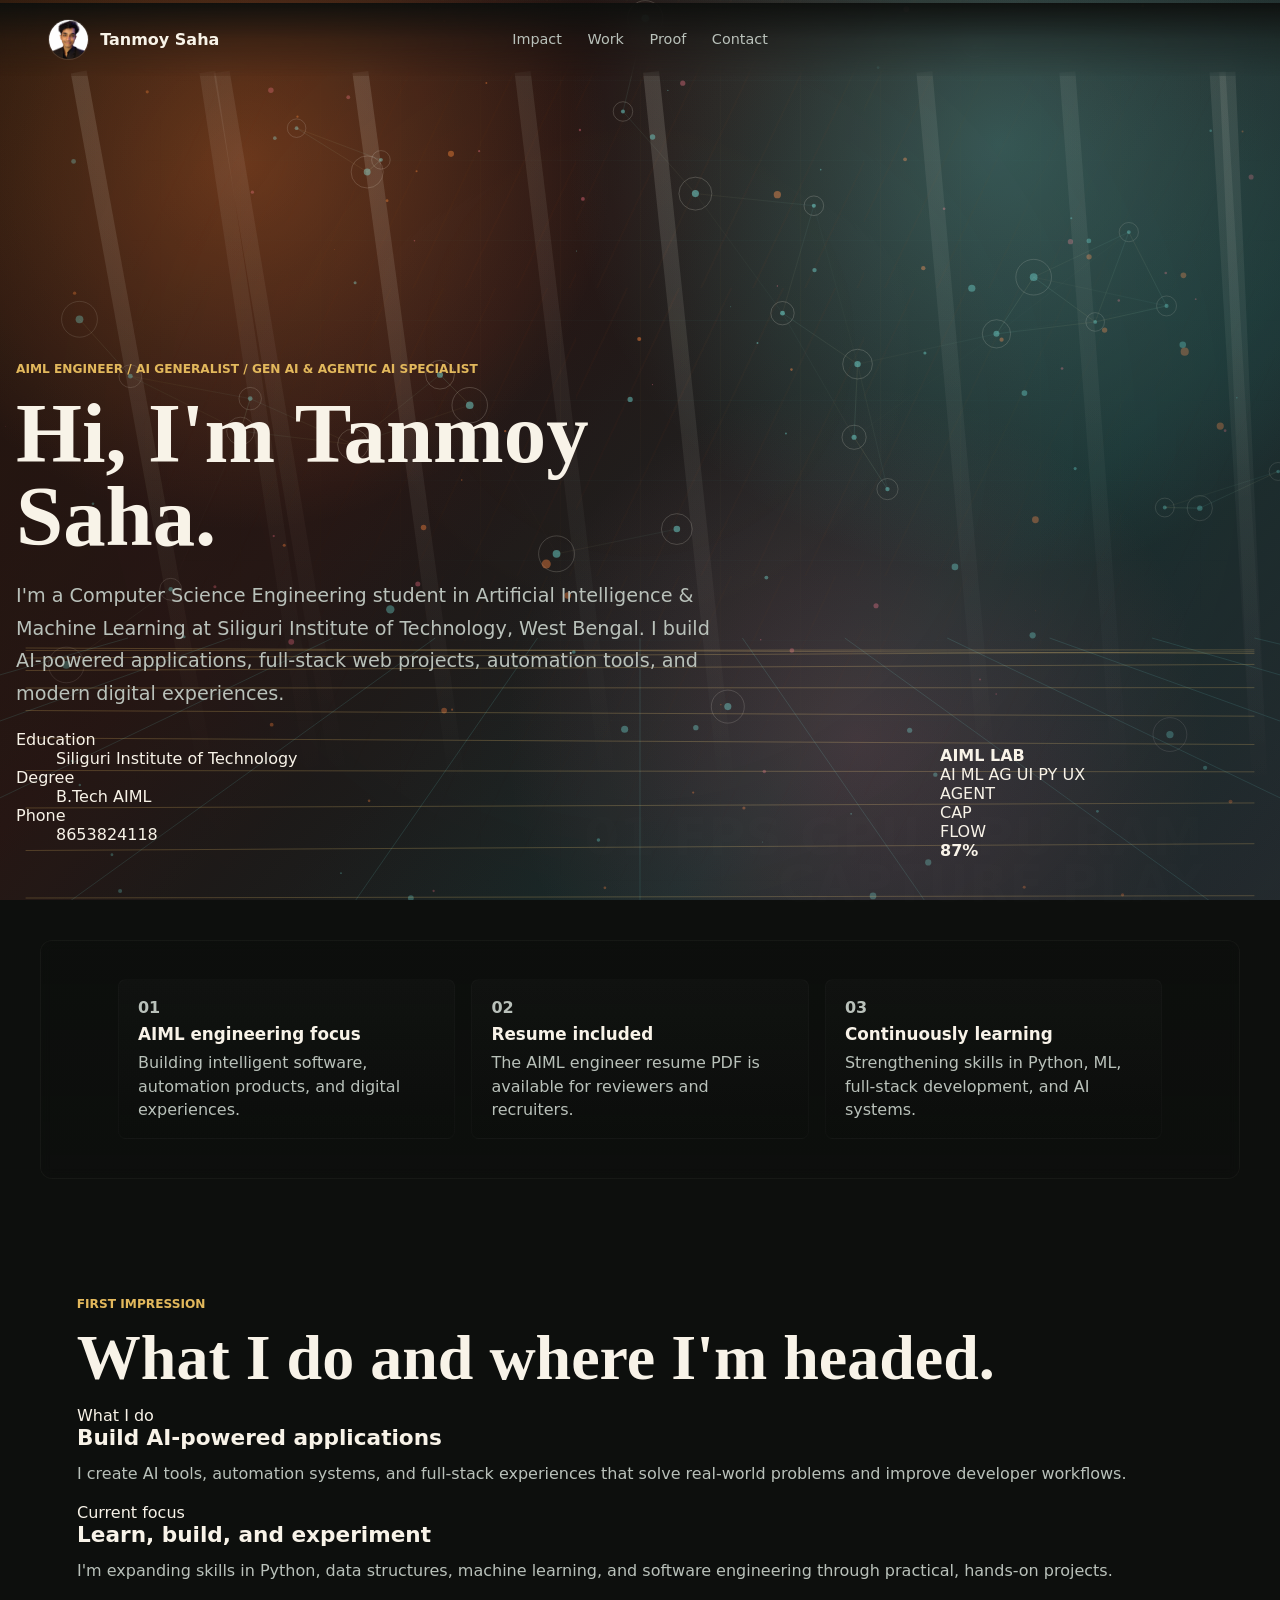
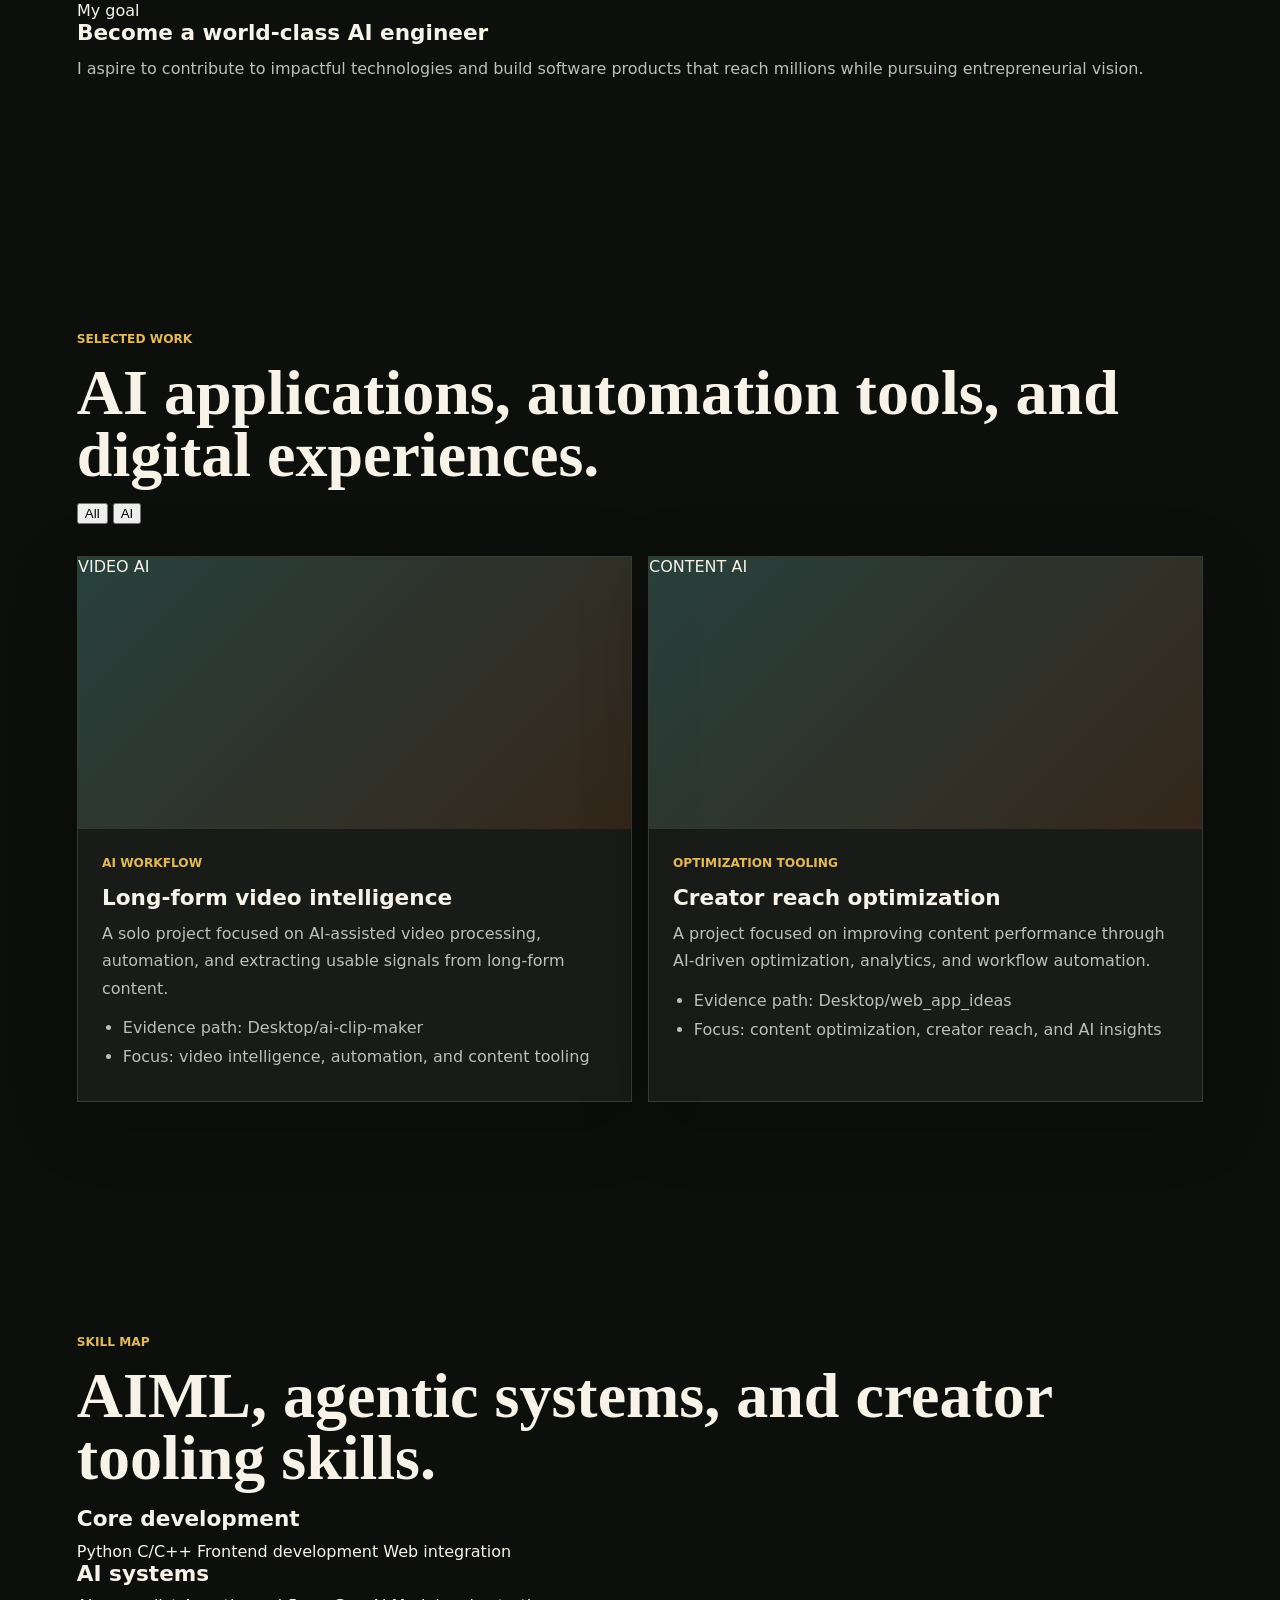
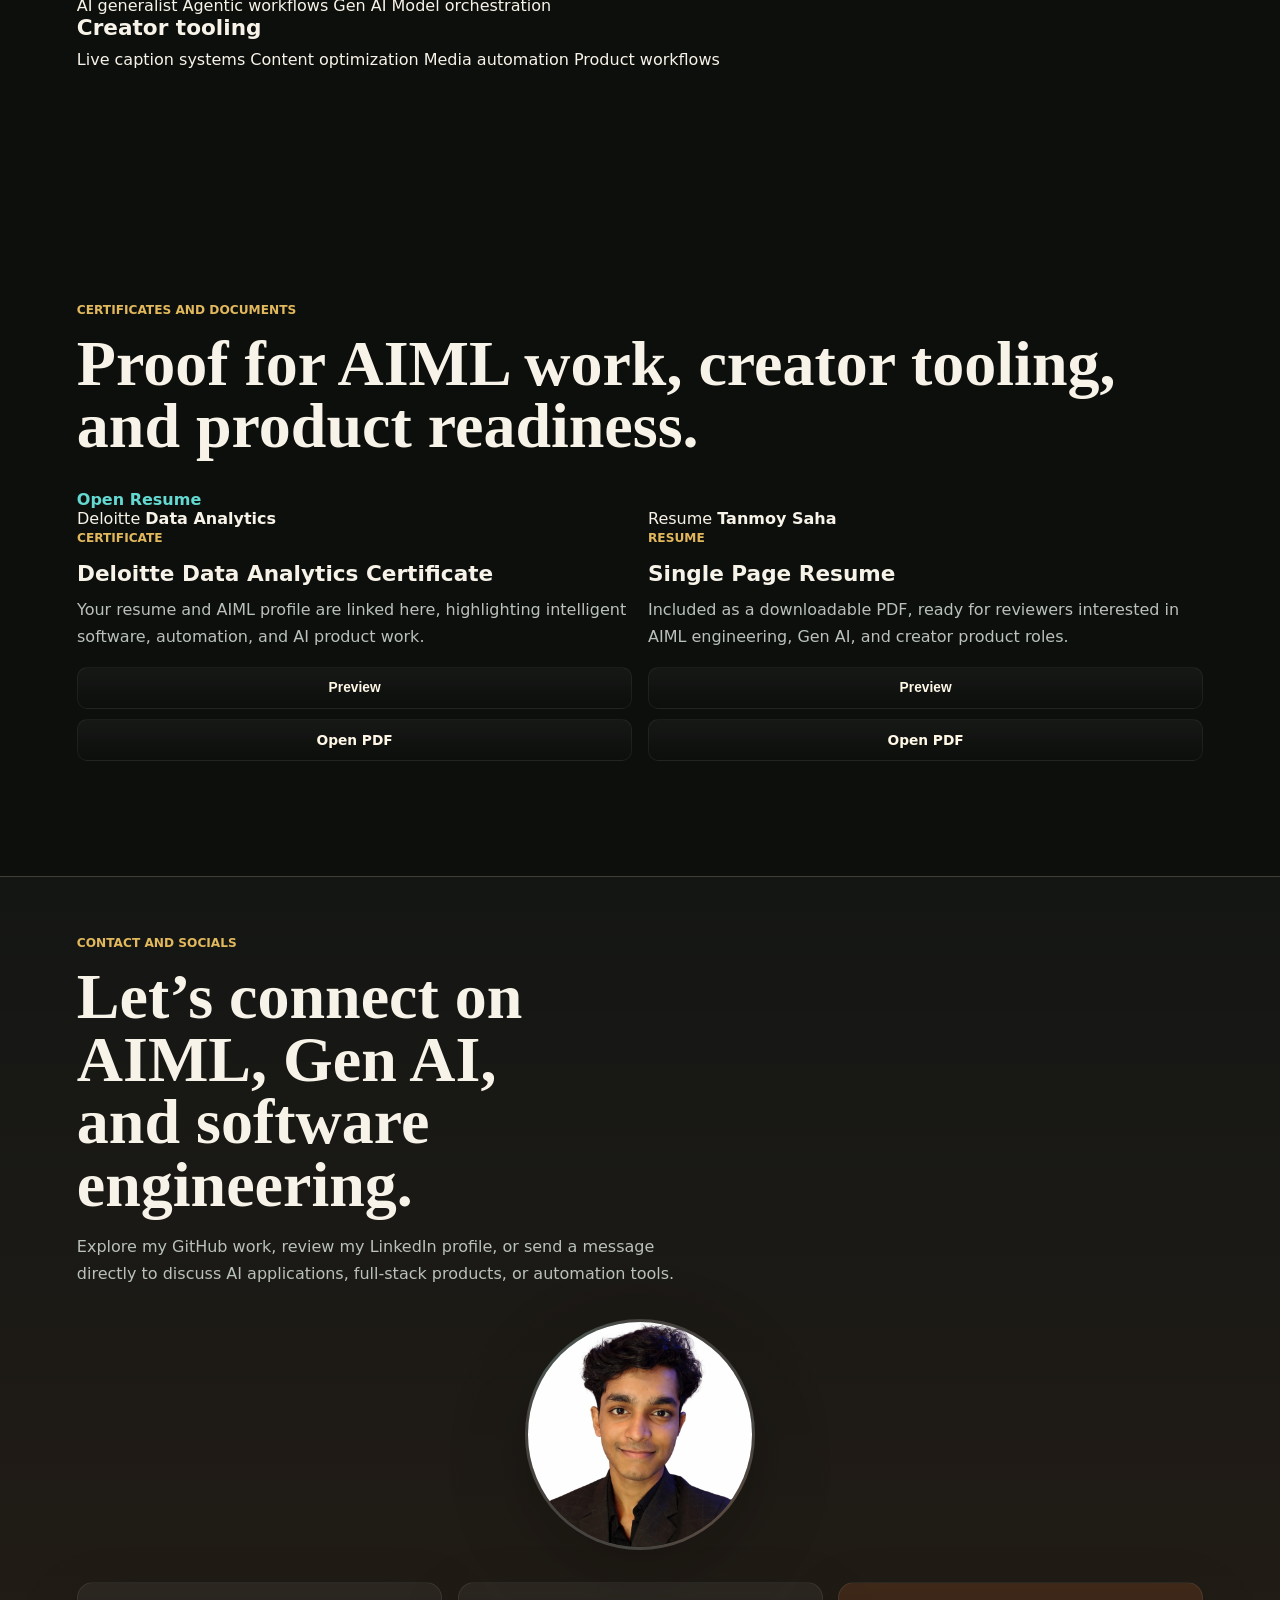
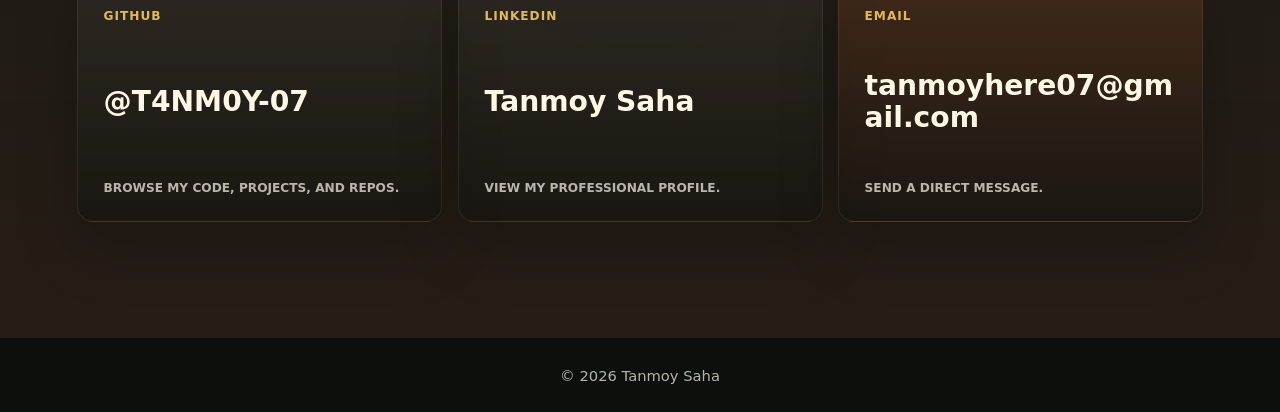
<file: index.html>
<!doctype html>
<html lang="en" class="preload">
  <head>
    <meta charset="utf-8" />
    <meta name="viewport" content="width=device-width, initial-scale=1" />
      <title>Tanmoy Saha | AIML Engineer, AI Generalist, Gen AI & Agentic AI Specialist</title>
      <meta
        name="description"
        content="Portfolio of Tanmoy Saha, an AIML engineer and AI generalist focused on intelligent software, full-stack engineering, and automation tools."
      />
      <meta name="theme-color" content="#06080d" />
      <link rel="stylesheet" href="styles.css" />
    </head>
  <body>
    <div class="scroll-progress" aria-hidden="true"><span id="scrollProgress"></span></div>
    <canvas id="cinema" aria-hidden="true"></canvas>
    <div class="grain spotlight" aria-hidden="true"></div>

    <header class="site-header">
      <a class="brand" href="#home" aria-label="Tanmoy Saha home">
        <span class="brand-mark"><img src="profilepic.webp" alt="Tanmoy Saha" class="brand-photo" /></span>
        <span>Tanmoy Saha</span>
      </a>
      <nav class="nav" aria-label="Primary navigation">
        <a href="#impact">Impact</a>
        <a href="#work">Work</a>
        <a href="#proof">Proof</a>
        <a href="#contact">Contact</a>
      </nav>
      <a class="header-cta" href="tanmoy-saha-resume.pdf" target="_blank" rel="noreferrer">Resume</a>
    </header>

    <main>
      <section class="hero" id="home">
        <div class="hero-copy">
          <p class="eyebrow">AIML Engineer / AI Generalist / Gen AI & Agentic AI Specialist</p>
          <h1>Hi, I'm Tanmoy Saha.</h1>
          <p class="hero-text">
            I'm a Computer Science Engineering student in Artificial Intelligence & Machine Learning at
            Siliguri Institute of Technology, West Bengal. I build AI-powered applications, full-stack web
            projects, automation tools, and modern digital experiences.
          </p>

          <!-- Primary hero CTAs removed per request -->

          <dl class="hero-facts" aria-label="Quick profile facts">
            <div>
              <dt>Education</dt>
              <dd>Siliguri Institute of Technology</dd>
            </div>
            <div>
              <dt>Degree</dt>
              <dd>B.Tech AIML</dd>
            </div>
            <div>
              <dt>Phone</dt>
              <dd>8653824118</dd>
            </div>
          </dl>
        </div>

        <aside class="lab-card tilt-card" aria-label="AIML systems preview">
          <div class="lab-topbar">
            <span></span>
            <span></span>
            <span></span>
            <strong>AIML LAB</strong>
          </div>
          <div class="lab-stage" aria-hidden="true">
            <div class="model-cube">
              <span class="cube-face face-front">AI</span>
              <span class="cube-face face-back">ML</span>
              <span class="cube-face face-right">AG</span>
              <span class="cube-face face-left">UI</span>
              <span class="cube-face face-top">PY</span>
              <span class="cube-face face-bottom">UX</span>
            </div>
            <div class="ring ring-one"></div>
            <div class="ring ring-two"></div>
            <div class="data-pill pill-one">AGENT</div>
            <div class="data-pill pill-two">CAP</div>
            <div class="data-pill pill-three">FLOW</div>
            <strong id="readoutValue">87%</strong>
          </div>
        </aside>
      </section>

      <section class="proof-band" aria-label="Portfolio proof highlights">
        <article>
          <span>01</span>
          <strong>AIML engineering focus</strong>
          <p>Building intelligent software, automation products, and digital experiences.</p>
        </article>
        <article>
          <span>02</span>
          <strong>Resume included</strong>
          <p>The AIML engineer resume PDF is available for reviewers and recruiters.</p>
        </article>
        <article>
          <span>03</span>
          <strong>Continuously learning</strong>
          <p>Strengthening skills in Python, ML, full-stack development, and AI systems.</p>
        </article>
      </section>

      <section class="section impact" id="impact">
        <div class="section-heading">
          <p class="eyebrow">First impression</p>
          <h2>What I do and where I'm headed.</h2>
        </div>
        <div class="impact-grid">
          <article class="impact-card tilt-card">
            <span>What I do</span>
            <h3>Build AI-powered applications</h3>
            <p>
              I create AI tools, automation systems, and full-stack experiences
              that solve real-world problems and improve developer workflows.
            </p>
          </article>
          <article class="impact-card tilt-card">
            <span>Current focus</span>
            <h3>Learn, build, and experiment</h3>
            <p>
              I'm expanding skills in Python, data structures, machine learning,
              and software engineering through practical, hands-on projects.
            </p>
          </article>
          <article class="impact-card tilt-card">
            <span>My goal</span>
            <h3>Become a world-class AI engineer</h3>
            <p>
              I aspire to contribute to impactful technologies and build software
              products that reach millions while pursuing entrepreneurial vision.
            </p>
          </article>
        </div>
      </section>

      <section class="section work" id="work">
        <div class="section-heading split">
          <div>
            <p class="eyebrow">Selected work</p>
            <h2>AI applications, automation tools, and digital experiences.</h2>
          </div>
          <div class="filters" aria-label="Project filters">
            <button class="filter-button is-active" type="button" data-filter="all">All</button>
            <button class="filter-button" type="button" data-filter="ai">AI</button>
          </div>
        </div>

        <div class="project-grid">
          <article class="project-card tilt-card" data-project-category="ai">
            <div class="project-visual visual-clip">
              <span>VIDEO AI</span>
            </div>
            <div class="project-content">
              <p class="tag">AI workflow</p>
              <h3>Long-form video intelligence</h3>
              <p>
                A solo project focused on AI-assisted video processing, automation,
                and extracting usable signals from long-form content.
              </p>
              <ul class="project-points">
                <li>Evidence path: Desktop/ai-clip-maker</li>
                <li>Focus: video intelligence, automation, and content tooling</li>
              </ul>
            </div>
          </article>

          <article class="project-card tilt-card" data-project-category="ai">
            <div class="project-visual visual-mobile">
              <span>CONTENT AI</span>
            </div>
            <div class="project-content">
              <p class="tag">Optimization tooling</p>
              <h3>Creator reach optimization</h3>
              <p>
                A project focused on improving content performance through AI-driven
                optimization, analytics, and workflow automation.
              </p>
              <ul class="project-points">
                <li>Evidence path: Desktop/web_app_ideas</li>
                <li>Focus: content optimization, creator reach, and AI insights</li>
              </ul>
            </div>
          </article>
        </div>
      </section>

      <section class="section skills">
        <div class="section-heading">
          <p class="eyebrow">Skill map</p>
          <h2>AIML, agentic systems, and creator tooling skills.</h2>
        </div>
        <div class="skill-board" aria-label="Skill board">
          <article class="skill-lane">
            <h3>Core development</h3>
            <span>Python</span>
            <span>C/C++</span>
            <span>Frontend development</span>
            <span>Web integration</span>
          </article>
          <article class="skill-lane">
            <h3>AI systems</h3>
            <span>AI generalist</span>
            <span>Agentic workflows</span>
            <span>Gen AI</span>
            <span>Model orchestration</span>
          </article>
          <article class="skill-lane">
            <h3>Creator tooling</h3>
            <span>Live caption systems</span>
            <span>Content optimization</span>
            <span>Media automation</span>
            <span>Product workflows</span>
          </article>
        </div>
      </section>

      <section class="section proof" id="proof">
        <div class="section-heading split">
          <div>
            <p class="eyebrow">Certificates and documents</p>
            <h2>Proof for AIML work, creator tooling, and product readiness.</h2>
          </div>
          <a class="text-link" href="tanmoy-saha-resume.pdf" target="_blank" rel="noreferrer">Open Resume</a>
        </div>

        <div class="document-grid">
          <article class="document-card tilt-card">
            <div class="document-cover cover-certificate">
              <span>Deloitte</span>
              <strong>Data Analytics</strong>
            </div>
            <div class="document-body">
              <p class="tag">Certificate</p>
              <h3>Deloitte Data Analytics Certificate</h3>
              <p>Your resume and AIML profile are linked here, highlighting intelligent software, automation, and AI product work.</p>
              <div class="card-actions">
                <button
                  class="button secondary compact"
                  type="button"
                  data-document-title="Deloitte Data Analytics Certificate"
                  data-document-src="deloitte-data-analytics-certificate.pdf"
                >
                  Preview
                </button>
                <a class="button secondary compact" href="deloitte-data-analytics-certificate.pdf" target="_blank" rel="noreferrer">Open PDF</a>
              </div>
            </div>
          </article>

          <article class="document-card tilt-card">
            <div class="document-cover cover-resume">
              <span>Resume</span>
              <strong>Tanmoy Saha</strong>
            </div>
            <div class="document-body">
              <p class="tag">Resume</p>
              <h3>Single Page Resume</h3>
              <p>Included as a downloadable PDF, ready for reviewers interested in AIML engineering, Gen AI, and creator product roles.</p>
              <div class="card-actions">
                <button
                  class="button secondary compact"
                  type="button"
                  data-document-title="Tanmoy Saha Resume"
                  data-document-src="tanmoy-saha-resume.pdf"
                >
                  Preview
                </button>
                <a class="button secondary compact" href="tanmoy-saha-resume.pdf" target="_blank" rel="noreferrer">Open PDF</a>
              </div>
            </div>
          </article>
        </div>
      </section>
      <section class="section contact" id="contact">
        <div class="contact-copy">
          <p class="eyebrow">Contact and socials</p>
          <h2>Let’s connect on AIML, Gen AI, and software engineering.</h2>
          <p>
            Explore my GitHub work, review my LinkedIn profile, or send a message directly to discuss AI applications, full-stack products, or automation tools.
          </p>
        </div>
        <div class="contact-profile">
          <div class="profile-frame">
            <img src="profilepic.webp" alt="Tanmoy Saha portrait" />
          </div>
        </div>
        <div class="social-grid">
          <a class="social-card tilt-card" href="https://github.com/T4NM0Y-07" target="_blank" rel="noreferrer">
            <span>GitHub</span>
            <strong>@T4NM0Y-07</strong>
            <small>Browse my code, projects, and repos.</small>
          </a>
          <a class="social-card tilt-card" href="https://www.linkedin.com/in/tanmoy-saha-a2b7a3379?utm_source=share_via&utm_content=profile&utm_medium=member_android" target="_blank" rel="noreferrer">
            <span>LinkedIn</span>
            <strong>Tanmoy Saha</strong>
            <small>View my professional profile.</small>
          </a>
          <a class="social-card tilt-card email-card" href="mailto:tanmoyhere07@gmail.com">
            <span>Email</span>
            <strong>tanmoyhere07@gmail.com</strong>
            <small>Send a direct message.</small>
          </a>
        </div>
      </section>
    </main>

    <footer class="site-footer">
      <div class="footer-copy">© 2026 Tanmoy Saha</div>
    </footer>

    <div class="modal" id="documentModal" aria-hidden="true" role="dialog" aria-labelledby="modalTitle">
      <button class="modal-backdrop" type="button" data-close-modal aria-label="Close document preview"></button>
      <div class="modal-panel">
        <div class="modal-header">
          <h3 id="modalTitle">Document Preview</h3>
          <button class="modal-close" type="button" data-close-modal>Close</button>
        </div>
        <iframe id="documentFrame" title="Document preview"></iframe>
      </div>
    </div>

    <script src="script.js"></script>
  </body>
</html>
</file>
<file: styles.css>
:root {
  --ink: #f8f3e8;
  --muted: #b9c1ba;
  --dim: #7c8581;
  --paper: #fff7e6;
  --carbon: #0d0f0d;
  --charcoal: #151713;
  --ember: #ff7a2f;
  --gold: #e2b85c;
  --cyan: #64d9d1;
  --rose: #e15c74;
  --line: rgba(248, 243, 232, 0.14);
  --glass: rgba(16, 18, 15, 0.68);
  --shadow: 0 24px 90px rgba(0, 0, 0, 0.48);
}

* {
  box-sizing: border-box;
}

html {
  scroll-behavior: smooth;
}

body {
  margin: 0;
  background: var(--carbon);
  color: var(--ink);
  font-family: Inter, system-ui, -apple-system, BlinkMacSystemFont, "Segoe UI", sans-serif;
  overflow-x: hidden;
}

body::before {
  content: "";
  position: fixed;
  inset: 0;
  z-index: -3;
  background:
    radial-gradient(circle at 19% 18%, rgba(255, 122, 47, 0.34), transparent 23rem),
    radial-gradient(circle at 78% 16%, rgba(100, 217, 209, 0.31), transparent 27rem),
    radial-gradient(circle at 67% 82%, rgba(225, 92, 116, 0.2), transparent 22rem),
    linear-gradient(135deg, #060807 0%, #18100d 38%, #09201f 72%, #160a11 100%);
}

body::after {
  content: "";
  position: fixed;
  inset: 0;
  z-index: -2;
  pointer-events: none;
  opacity: 0.42;
  background:
    linear-gradient(rgba(100, 217, 209, 0.08) 1px, transparent 1px),
    linear-gradient(90deg, rgba(226, 184, 92, 0.08) 1px, transparent 1px),
    repeating-linear-gradient(115deg, transparent 0 2.8rem, rgba(255, 122, 47, 0.075) 2.85rem 2.95rem);
  background-size: 5rem 5rem, 5rem 5rem, 18rem 18rem;
  mask-image: radial-gradient(circle at 55% 35%, black, transparent 72%);
  animation: drift-grid 18s linear infinite;
}

#cinema,
.grain,
.spotlight {
  position: fixed;
  inset: 0;
  pointer-events: none;
}

#cinema {
  z-index: -1;
  mix-blend-mode: screen;
}

.grain {
  z-index: 0;
  opacity: 0.15;
  background-image:
    linear-gradient(90deg, rgba(255, 255, 255, 0.08) 1px, transparent 1px),
    linear-gradient(rgba(255, 255, 255, 0.05) 1px, transparent 1px);
  background-size: 3px 3px;
  mix-blend-mode: overlay;
}

.spotlight {
  z-index: 0;
  background:
    radial-gradient(circle at var(--mx, 50%) var(--my, 38%), rgba(255, 247, 230, 0.16), transparent 20rem),
    radial-gradient(circle at 50% 48%, transparent 0 36%, rgba(0, 0, 0, 0.42) 78%);
}

a {
  color: inherit;
  text-decoration: none;
}

.site-header {
  position: fixed;
  top: 0;
  left: 0;
  right: 0;
  z-index: 20;
  display: grid;
  grid-template-columns: 1fr auto 1fr;
  align-items: center;
  gap: 1rem;
  padding: 1rem clamp(1rem, 4vw, 3rem);
  background: linear-gradient(180deg, rgba(13, 15, 13, 0.92), rgba(13, 15, 13, 0.28), transparent);
  backdrop-filter: blur(14px);
}

.brand,
.nav,
.header-cta {
  min-width: 0;
}

/* Small animated top progress bar */
.scroll-progress {
  position: fixed;
  top: 0;
  left: 0;
  right: 0;
  height: 3px;
  z-index: 60;
  background: transparent;
}
.scroll-progress > span#scrollProgress {
  display: block;
  height: 100%;
  width: 0%;
  background: linear-gradient(90deg, var(--cyan), var(--ember));
  box-shadow: 0 6px 18px rgba(100, 217, 209, 0.12);
  transition: width 160ms linear;
}

.brand {
  display: inline-flex;
  align-items: center;
  gap: 0.7rem;
  font-weight: 800;
}

.brand-mark {
  display: inline-grid;
  width: clamp(2rem, 3.2vw, 2.6rem);
  height: clamp(2rem, 3.2vw, 2.6rem);
  place-items: center;
  border: 1px solid rgba(248, 243, 232, 0.08);
  background: rgba(255, 247, 230, 0.04);
  border-radius: 50%;
  overflow: hidden;
}

.brand-photo {
  width: 100%;
  height: 100%;
  object-fit: cover;
  display: block;
}

@media (max-width: 520px) {
  .brand-photo { display: none; }
  .brand-mark { width: 1.35rem; height: 1.35rem; }
}

.nav {
  display: flex;
  align-items: center;
  gap: clamp(0.75rem, 2vw, 2rem);
  color: var(--muted);
  font-size: 0.9rem;
}

.nav a {
  transition: color 180ms ease;
}

.nav a:hover {
  color: var(--ink);
}

/* Nav underline effect */
.nav a {
  position: relative;
}
.nav a::after {
  content: "";
  position: absolute;
  left: 50%;
  transform: translateX(-50%);
  bottom: -8px;
  width: 0;
  height: 3px;
  background: linear-gradient(90deg, var(--cyan), var(--ember));
  border-radius: 2px;
  transition: width 220ms cubic-bezier(.2,.9,.2,1);
}
.nav a:hover::after { width: 60%; }

.header-cta {
  justify-self: end;
  padding: 0.72rem 1rem;
  border: 1px solid rgba(226, 184, 92, 0.42);
  background: rgba(226, 184, 92, 0.08);
  color: var(--paper);
  font-weight: 700;
}

.hero {
  min-height: 96vh;
  display: grid;
  grid-template-columns: minmax(0, 1.1fr) minmax(17rem, 0.42fr);
  align-items: end;
  gap: clamp(2rem, 6vw, 7rem);
  padding: 8rem clamp(1rem, 6vw, 5.5rem) 5rem;
  position: relative;
}

/* Hero reveal + subtle parallax */
/* Apply parallax to the inner copy only so fixed CTAs are not affected by transforms on the hero container. */
.hero { will-change: auto; }
.hero-copy { transform: translate3d(var(--hero-px, 0), var(--hero-py, 0), 0); transition: transform 220ms linear; }
.hero .hero-copy, .hero h1 { transform: translateY(18px); opacity: 0; transition: transform 680ms cubic-bezier(.2,.9,.2,1), opacity 600ms ease; }
.hero.is-visible .hero-copy, .hero.is-visible h1 { transform: none; opacity: 1; }

/* Hero actions entrance */
.hero-actions { opacity: 0; transform: translateY(22px); transition: transform 640ms cubic-bezier(.2,.9,.2,1), opacity 520ms ease; }
.hero.is-visible .hero-actions { opacity: 1; transform: none; }

/* Disable transitions while preloading to avoid layout jumps */
.preload .hero-copy,
.preload .hero-actions,
.preload .brand-mark { transition: none !important; }

/* header thumbnail ring on hover */
.brand-mark { transition: box-shadow 240ms ease, transform 240ms ease; }
.brand-mark:hover { box-shadow: 0 6px 18px rgba(100,217,209,0.14); transform: scale(1.06); }

.hero::before {
  content: "01  FPS  GPU  CPU  RAM  CAPTURE  PLAY";
  position: absolute;
  right: clamp(1rem, 6vw, 5.5rem);
  bottom: 2rem;
  max-width: 48rem;
  color: rgba(248, 243, 232, 0.13);
  font-size: clamp(1.4rem, 4vw, 4.8rem);
  font-weight: 900;
  line-height: 0.92;
  text-align: right;
  pointer-events: none;
}

.hero-copy {
  max-width: 68rem;
}

.eyebrow,
.section-kicker,
.panel-label,
.tag {
  color: var(--gold);
  font-size: 0.76rem;
  font-weight: 900;
  letter-spacing: 0;
  text-transform: uppercase;
}

h1,
h2,
h3,
p {
  margin-top: 0;
}

h1,
h2 {
  font-family: "Playfair Display", Georgia, serif;
  line-height: 0.98;
}

h1 {
  max-width: 14ch;
  margin-bottom: 1.4rem;
  font-size: clamp(4rem, 10vw, 10.8rem);
}

h2 {
  margin-bottom: 1rem;
  font-size: clamp(2.25rem, 5vw, 5.6rem);
}

h3 {
  margin-bottom: 0.65rem;
  font-size: 1.35rem;
}

p {
  color: var(--muted);
  line-height: 1.7;
}

.hero-text {
  max-width: 45rem;
  font-size: clamp(1.05rem, 1.5vw, 1.35rem);
}

.hero-actions,
.contact-actions {
  display: flex;
  flex-wrap: wrap;
  gap: 0.8rem;
  margin-top: 2rem;
}

.button {
  display: inline-flex;
  min-height: 3.25rem;
  align-items: center;
  justify-content: center;
  border: 1px solid var(--line);
  padding: 0.9rem 1.2rem;
  font-weight: 900;
  cursor: pointer;
  transition: transform 180ms ease, border-color 180ms ease, background 180ms ease;
}

.button:hover {
  transform: translateY(-2px);
}

.button.primary {
  border-color: transparent;
  background: linear-gradient(90deg, rgba(100,217,209,0.98), rgba(255,122,47,0.95));
  color: #0b0b08;
  box-shadow: 0 18px 48px rgba(100,217,209,0.12), 0 8px 28px rgba(255,122,47,0.06);
}

.button.ghost {
  background: rgba(248, 243, 232, 0.07);
  color: var(--ink);
}

.button.secondary {
  background: linear-gradient(180deg, rgba(255,255,255,0.04), rgba(13,15,13,0.12));
  border: 1px solid rgba(248,243,232,0.06);
  color: var(--paper);
  backdrop-filter: blur(6px);
}

.button {
  border-radius: 10px;
}

/* Larger CTA rail on desktop (fixed + matches hero text entrance) */
@media (min-width: 920px) {
  .hero-actions {
    position: fixed;
    right: clamp(1.6rem, 5vw, 4.8rem);
    top: 50%;
    /* start slightly lower (18px) like the hero text, then move to centered */
    transform: translateY(calc(-50% + 18px));
    display: flex;
    flex-direction: column;
    align-items: stretch;
    gap: 1rem;
    z-index: 12;
    opacity: 0;
    transition: transform 680ms cubic-bezier(.2,.9,.2,1), opacity 600ms ease;
  }

  .hero.is-visible .hero-actions {
    transform: translateY(-50%);
    opacity: 1;
  }

  .hero-actions .button {
    padding: 0.95rem 1.2rem;
    font-size: 1rem;
    min-width: 11.2rem;
    min-height: 3.4rem;
    justify-content: center;
  }

  .hero-actions .button.primary { min-width: 13rem; }
}

/* Make header resume button match hero style */
.header-cta {
  padding: 0.66rem 1rem;
  border-radius: 8px;
  background: linear-gradient(90deg, rgba(100,217,209,0.12), rgba(255,122,47,0.08));
  border: 1px solid rgba(226,184,92,0.24);
  color: var(--paper);
  font-weight: 800;
}

.header-cta:hover { transform: translateY(-2px); }

.hero-panel {
  display: grid;
  gap: 1.5rem;
  align-self: center;
  padding: 1.2rem;
  border: 1px solid var(--line);
  background: var(--glass);
  box-shadow: var(--shadow);
  backdrop-filter: blur(18px);
  transform-style: preserve-3d;
  will-change: transform;
}

.tilt-card {
  position: relative;
  transform-style: preserve-3d;
  transition: transform 180ms ease, border-color 180ms ease, box-shadow 180ms ease;
  will-change: transform;
}

.tilt-card::before {
  content: "";
  position: absolute;
  inset: 0;
  z-index: 0;
  opacity: 0;
  pointer-events: none;
  background:
    radial-gradient(circle at var(--tilt-x, 50%) var(--tilt-y, 50%), rgba(255, 247, 230, 0.22), transparent 18rem),
    linear-gradient(135deg, rgba(100, 217, 209, 0.08), transparent 45%);
  transition: opacity 180ms ease;
}

.tilt-card:hover {
  border-color: rgba(100, 217, 209, 0.38);
  box-shadow: 0 30px 100px rgba(0, 0, 0, 0.55), 0 0 34px rgba(100, 217, 209, 0.12);
}

.tilt-card:hover::before {
  opacity: 1;
}

.tilt-card > * {
  position: relative;
  z-index: 1;
}

.holo-stage {
  width: min(100%, 18rem);
  aspect-ratio: 1;
  margin-inline: auto;
  display: grid;
  place-items: center;
  perspective: 48rem;
  transform: translateZ(2rem);
}

.holo-core,
.holo-orbit,
.holo-chip {
  position: absolute;
  transform-style: preserve-3d;
}

.holo-core {
  width: 7.6rem;
  aspect-ratio: 1;
  display: grid;
  place-items: center;
  animation: float-core 5s ease-in-out infinite;
}

.holo-core span {
  position: absolute;
  width: 4.9rem;
  aspect-ratio: 1;
  border: 1px solid rgba(255, 247, 230, 0.32);
  background: linear-gradient(135deg, rgba(100, 217, 209, 0.18), rgba(255, 122, 47, 0.12));
  box-shadow: inset 0 0 30px rgba(100, 217, 209, 0.12), 0 0 34px rgba(100, 217, 209, 0.18);
}

.holo-core span:nth-child(1) {
  transform: rotateX(64deg) rotateZ(45deg);
}

.holo-core span:nth-child(2) {
  transform: rotateY(64deg) rotateZ(45deg);
}

.holo-core span:nth-child(3) {
  transform: rotateX(-64deg) rotateY(35deg) rotateZ(45deg);
}

.holo-orbit {
  width: 13rem;
  aspect-ratio: 1;
  border: 1px solid rgba(100, 217, 209, 0.32);
  border-block-color: rgba(226, 184, 92, 0.38);
  border-radius: 50%;
  animation: spin-orbit 9s linear infinite;
}

.orbit-two {
  width: 10rem;
  transform: rotateX(70deg) rotateY(22deg);
  animation-duration: 6s;
  animation-direction: reverse;
}

.holo-chip {
  display: grid;
  min-width: 3.1rem;
  min-height: 2.2rem;
  place-items: center;
  border: 1px solid rgba(248, 243, 232, 0.2);
  background: rgba(13, 15, 13, 0.74);
  color: var(--paper);
  font-weight: 900;
  box-shadow: 0 14px 36px rgba(0, 0, 0, 0.38);
}

.chip-one {
  top: 13%;
  left: 10%;
}

.chip-two {
  right: 7%;
  top: 36%;
}

/* Improved proof-band & hero readability */
.hero::before {
  opacity: 0.11;
  color: rgba(248, 243, 232, 0.09);
}

.proof-band {
  position: relative;
  z-index: 12;
  display: grid;
  grid-template-columns: repeat(3, minmax(0, 1fr));
  gap: 1rem;
  align-items: start;
  padding: clamp(1rem, 3vw, 2.5rem) clamp(1rem, 6vw, 5.5rem);
  margin: 0 auto;
  max-width: 1200px;
  background: linear-gradient(180deg, rgba(13,15,13,0.36), rgba(13,15,13,0.22));
  border: 1px solid rgba(248,243,232,0.04);
  border-radius: 12px;
  backdrop-filter: blur(6px) saturate(120%);
}

.proof-band article {
  display: flex;
  flex-direction: column;
  gap: 0.45rem;
  padding: 1.1rem 1.2rem;
  background: linear-gradient(180deg, rgba(255,255,255,0.02), rgba(13,15,13,0.02));
  border-radius: 8px;
  border: 1px solid rgba(255,255,255,0.02);
}

.proof-band article span {
  color: var(--muted);
  font-weight: 700;
}

.proof-band article strong {
  color: var(--ink);
  font-size: 1.05rem;
}

.proof-band article p {
  margin: 0;
  color: var(--muted);
  line-height: 1.45;
}

/* Make proof-band more prominent on small screens */
@media (max-width: 880px) {
  .proof-band {
    grid-template-columns: 1fr;
    padding: 1.2rem;
    gap: 0.9rem;
  }

  .hero {
    padding-top: 6.5rem;
  }
}

/* Tidy up document cards below */
.document-grid {
  display: grid;
  grid-template-columns: repeat(auto-fit, minmax(240px, 1fr));
  gap: 1rem;
  align-items: start;
}

.document-card .document-body .card-actions {
  display: flex;
  gap: 0.6rem;
  margin-top: 0.6rem;
}

/* Slightly dim the horizon lines behind foreground content */
.scroll-progress,
.site-header,
.proof-band,
.document-grid,
.contact-copy {
  position: relative;
}

.chip-three {
  left: 25%;
  bottom: 8%;
}

.hero-panel strong {
  display: block;
  margin-top: 0.7rem;
  font-size: clamp(1.45rem, 3vw, 2.55rem);
  line-height: 1.05;
}

.signal-grid {
  display: grid;
  grid-template-columns: 1fr 1fr;
  gap: 0.5rem;
}

.signal-grid span {
  min-height: 4.2rem;
  display: grid;
  place-items: center;
  border: 1px solid var(--line);
  color: var(--muted);
  background: rgba(255, 247, 230, 0.05);
  font-weight: 700;
}

.ticker {
  overflow: hidden;
  border-block: 1px solid var(--line);
  background: rgba(13, 15, 13, 0.56);
}

.ticker-track {
  display: flex;
  width: max-content;
  gap: 2rem;
  padding: 1rem 0;
  animation: ticker 28s linear infinite;
}

.ticker-track span {
  color: var(--paper);
  font-size: clamp(1.05rem, 2vw, 1.75rem);
  font-weight: 900;
  white-space: nowrap;
}

.section,
.contact {
  padding: clamp(4rem, 9vw, 8rem) clamp(1rem, 6vw, 5.5rem);
}

.intro-grid,
.stack-grid {
  display: grid;
  grid-template-columns: minmax(0, 0.95fr) minmax(18rem, 0.7fr);
  gap: clamp(2rem, 6vw, 7rem);
  align-items: start;
}

.intro-grid p,
.stack-grid p {
  font-size: 1.08rem;
}

.metrics {
  display: grid;
  grid-template-columns: repeat(3, minmax(0, 1fr));
  gap: 1px;
  margin-top: clamp(2rem, 5vw, 4rem);
  background: var(--line);
}

.metrics article {
  min-height: 10rem;
  padding: 1.2rem;
  background: rgba(248, 243, 232, 0.055);
}

.metrics strong {
  display: block;
  margin-bottom: 0.4rem;
  font-size: clamp(2.4rem, 5vw, 5.2rem);
  line-height: 1;
}

.metrics span {
  color: var(--muted);
  font-weight: 700;
}

.profile-strip {
  display: grid;
  grid-template-columns: repeat(3, minmax(0, 1fr));
  gap: 1rem;
  margin-top: 1rem;
}

.profile-strip article {
  min-height: 9.5rem;
  padding: 1.1rem;
  border: 1px solid var(--line);
  background: rgba(13, 15, 13, 0.46);
}

.profile-strip span {
  display: block;
  margin-bottom: 0.7rem;
  color: var(--cyan);
  font-size: 0.76rem;
  font-weight: 900;
  text-transform: uppercase;
}

.profile-strip strong {
  display: block;
  color: var(--paper);
  font-size: clamp(1.05rem, 1.8vw, 1.55rem);
  line-height: 1.18;
}

.section-header {
  display: flex;
  align-items: end;
  justify-content: space-between;
  gap: 1.5rem;
  margin-bottom: clamp(2rem, 5vw, 4rem);
}

.section-header h2 {
  max-width: 12ch;
  margin-bottom: 0;
}

.text-link {
  color: var(--cyan);
  font-weight: 900;
}

.project-grid {
  display: grid;
  grid-template-columns: repeat(2, minmax(0, 1fr));
  gap: 1rem;
  margin-top: 2rem;
}

.project-card {
  border: 1px solid var(--line);
  background: rgba(248, 243, 232, 0.05);
  box-shadow: 0 18px 64px rgba(0, 0, 0, 0.22);
  overflow: hidden;
}

.project-visual {
  min-height: 17rem;
  position: relative;
  overflow: hidden;
}

.project-visual::before,
.project-visual::after {
  content: "";
  position: absolute;
  inset: 12%;
  border: 1px solid rgba(255, 247, 230, 0.24);
  transform: perspective(42rem) rotateX(58deg) rotateZ(-8deg);
}

.project-visual::after {
  inset: 28%;
  border-color: rgba(100, 217, 209, 0.38);
  transform: perspective(42rem) rotateX(60deg) rotateZ(12deg);
}

.project-content {
  padding: 1.5rem;
}

.project-content .tag {
  margin-bottom: 0.7rem;
}

.project-points {
  margin: 1rem 0 0;
  padding-left: 1.3rem;
  color: var(--muted);
}

.project-points li {
  margin-bottom: 0.65rem;
}

.visual-clip,
.visual-mobile {
  background: linear-gradient(135deg, rgba(100, 217, 209, 0.2), rgba(255, 122, 47, 0.12));
}

.visual-clip::before,
.visual-mobile::before,
.visual-clip::after,
.visual-mobile::after {
  display: none;
}

@media (max-width: 900px) {
  .project-grid {
    grid-template-columns: 1fr;
  }
}

.skill-list {
  display: flex;
  flex-wrap: wrap;
  gap: 0.7rem;
}

.skill-list span {
  padding: 0.72rem 0.92rem;
  border: 1px solid var(--line);
  background: rgba(255, 247, 230, 0.06);
  color: var(--paper);
  font-weight: 800;
}

.certificates,
.links {
  position: relative;
}

.certificate-grid,
.link-grid {
  display: grid;
  grid-template-columns: repeat(2, minmax(0, 1fr));
  gap: 1rem;
}

.link-grid {
  grid-template-columns: repeat(4, minmax(0, 1fr));
}

.certificate-card,
.social-card {
  border: 1px solid var(--line);
  background: rgba(248, 243, 232, 0.055);
  box-shadow: var(--shadow);
  overflow: hidden;
}

.certificate-card {
  display: grid;
  grid-template-columns: minmax(13rem, 0.65fr) minmax(0, 1fr);
}

.certificate-preview {
  min-height: 20rem;
  display: grid;
  align-content: end;
  gap: 0.35rem;
  padding: 1.1rem;
  background:
    linear-gradient(135deg, rgba(100, 217, 209, 0.22), transparent 38%),
    linear-gradient(45deg, rgba(255, 122, 47, 0.36), rgba(13, 15, 13, 0.94)),
    repeating-linear-gradient(90deg, rgba(255, 255, 255, 0.06) 0 1px, transparent 1px 16px);
}

.certificate-preview span,
.certificate-preview small,
.social-card span,
.social-card small {
  color: var(--muted);
  font-size: 0.76rem;
  font-weight: 900;
  text-transform: uppercase;
}

.certificate-preview strong {
  max-width: 8ch;
  color: var(--paper);
  font-size: clamp(2rem, 4vw, 4.6rem);
  line-height: 0.92;
}

.certificate-body {
  display: grid;
  align-content: center;
  padding: 1.2rem;
}

.card-actions {
  display: flex;
  flex-wrap: wrap;
  gap: 0.7rem;
  margin-top: 1.2rem;
}

.button.compact {
  min-height: 2.65rem;
  padding: 0.7rem 0.9rem;
  font-size: 0.86rem;
}

.empty-slot {
  opacity: 0.78;
}

.social-grid {
  display: grid;
  grid-template-columns: repeat(3, minmax(0, 1fr));
  gap: 1rem;
  margin-top: 2rem;
}

.social-card {
  min-height: 15rem;
  display: grid;
  align-content: space-between;
  gap: 0.9rem;
  padding: 1.6rem;
  border-radius: 1rem;
  border: 1px solid rgba(255, 255, 255, 0.08);
  background: linear-gradient(180deg, rgba(255, 255, 255, 0.05), rgba(13, 15, 13, 0.42));
  box-shadow: 0 24px 60px rgba(0, 0, 0, 0.22);
  transition: transform 200ms ease, border-color 200ms ease, background 200ms ease;
}

.social-card:hover {
  transform: translateY(-4px);
  border-color: rgba(100, 217, 209, 0.55);
  background: linear-gradient(180deg, rgba(65, 188, 189, 0.12), rgba(13, 15, 13, 0.46));
}

.social-card span {
  color: var(--gold);
  letter-spacing: 0.08em;
}

.social-card strong {
  display: block;
  color: var(--paper);
  font-size: clamp(1.35rem, 2.2vw, 2.25rem);
  line-height: 1.12;
  white-space: normal;
  overflow-wrap: break-word;
  word-break: break-word;
}

.social-card small {
  color: rgba(248, 243, 232, 0.72);
}

.social-card.email-card {
  background: linear-gradient(180deg, rgba(255, 122, 47, 0.14), rgba(13, 15, 13, 0.42));
}

.contact-profile {
  display: flex;
  justify-content: center;
  margin: 2rem 0 0;
}

.profile-frame {
  width: clamp(10rem, 18vw, 18rem);
  aspect-ratio: 1 / 1;
  border-radius: 50%;
  overflow: hidden;
  border: 3px solid rgba(255, 255, 255, 0.18);
  box-shadow: 0 24px 80px rgba(0, 0, 0, 0.24);
  background: radial-gradient(circle at top left, rgba(100, 217, 209, 0.18), transparent 38%),
    radial-gradient(circle at bottom right, rgba(255, 122, 47, 0.14), transparent 35%);
}

.profile-frame img {
  width: 100%;
  height: 100%;
  object-fit: cover;
}

@media (max-width: 900px) {
  .social-grid {
    grid-template-columns: 1fr;
  }
}

.muted-link small {
  color: var(--gold);
}

.site-footer {
  padding: 1.8rem clamp(1rem, 4vw, 3rem);
  text-align: center;
  color: rgba(248, 243, 232, 0.72);
  border-top: 1px solid rgba(248, 243, 232, 0.08);
}

.footer-copy {
  font-size: 0.92rem;
}

.timeline {
  display: grid;
  grid-template-columns: repeat(3, minmax(0, 1fr));
  gap: 1rem;
}

.timeline article {
  min-height: 17rem;
  padding: 1.2rem;
  border: 1px solid var(--line);
  background: rgba(248, 243, 232, 0.05);
}

.modal {
  position: fixed;
  inset: 0;
  z-index: 50;
  display: none;
  padding: clamp(1rem, 3vw, 2rem);
}

.modal.is-open {
  display: grid;
  place-items: center;
}

.modal-backdrop {
  position: absolute;
  inset: 0;
  background: rgba(0, 0, 0, 0.72);
  backdrop-filter: blur(10px);
}

.modal-panel {
  position: relative;
  z-index: 1;
  width: min(72rem, 100%);
  height: min(86vh, 54rem);
  display: grid;
  grid-template-rows: auto 1fr;
  border: 1px solid rgba(248, 243, 232, 0.18);
  background: rgba(13, 15, 13, 0.92);
  box-shadow: 0 36px 120px rgba(0, 0, 0, 0.72);
}

.modal-header {
  display: flex;
  align-items: center;
  justify-content: space-between;
  gap: 1rem;
  padding: 1rem;
  border-bottom: 1px solid var(--line);
}

.modal-header h3 {
  margin-bottom: 0;
}

.modal-close {
  border: 1px solid var(--line);
  background: rgba(248, 243, 232, 0.07);
  color: var(--ink);
  padding: 0.7rem 0.9rem;
  font: inherit;
  font-weight: 900;
  cursor: pointer;
}

#certificateFrame {
  width: 100%;
  height: 100%;
  border: 0;
  background: #141414;
}

.timeline span {
  color: var(--rose);
  font-weight: 900;
}

.contact {
  display: block;
  gap: 2rem;
  min-height: auto;
  background:
    linear-gradient(180deg, transparent, rgba(255, 122, 47, 0.08)),
    rgba(255, 247, 230, 0.03);
  border-top: 1px solid var(--line);
  padding-top: 2.5rem;
}

.contact-copy {
  max-width: 55rem;
}

.contact h2 {
  max-width: 14ch;
}

.contact p {
  max-width: 40rem;
  margin-top: 1rem;
}

.social-grid {
  display: grid;
  grid-template-columns: repeat(3, minmax(0, 1fr));
  gap: 1rem;
  margin-top: 2rem;
}

@media (max-width: 900px) {
  .contact {
    padding-top: 1.5rem;
  }

  .social-grid {
    grid-template-columns: 1fr;
  }
}

@keyframes ticker {
  from {
    transform: translateX(0);
  }

  to {
    transform: translateX(-50%);
  }
}

@keyframes drift-grid {
  from {
    background-position: 0 0, 0 0, 0 0;
  }

  to {
    background-position: 5rem 5rem, -5rem 5rem, 18rem 0;
  }
}

@keyframes spin-orbit {
  from {
    transform: rotateX(68deg) rotateY(20deg) rotateZ(0);
  }

  to {
    transform: rotateX(68deg) rotateY(20deg) rotateZ(360deg);
  }
}

@keyframes float-core {
  0%,
  100% {
    transform: translateY(-0.35rem) rotateX(0) rotateY(0);
  }

  50% {
    transform: translateY(0.35rem) rotateX(10deg) rotateY(-16deg);
  }
}

@media (max-width: 900px) {
  .site-header {
    grid-template-columns: 1fr auto;
  }

  .nav {
    display: none;
  }

  .hero,
  .intro-grid,
  .stack-grid,
  .profile-strip,
  .project-grid,
  .certificate-grid,
  .certificate-card,
  .link-grid,
  .timeline,
  .contact {
    grid-template-columns: 1fr;
  }

  .holo-stage {
    width: min(100%, 14rem);
  }

  .hero {
    min-height: auto;
    padding-top: 7.5rem;
  }

  .hero-panel {
    align-self: stretch;
  }

  .project-grid {
    gap: 1rem;
  }

  .featured .project-visual,
  .project-visual {
    min-height: 18rem;
  }

  .contact-actions {
    justify-content: flex-start;
  }
}

@media (max-width: 520px) {
  .brand-photo { display: block; }
  .brand-mark { width: 1.6rem; height: 1.6rem; }
}

  .header-cta {
    display: none;
  }

  h1 {
    font-size: clamp(3.2rem, 18vw, 5.3rem);
  }

  .hero {
    padding-inline: 1rem;
  }

  .metrics {
    grid-template-columns: 1fr;
  }

  .section-header {
    display: block;
  }

  .text-link {
    display: inline-block;
    margin-top: 1rem;
  }

  .button {
    width: 100%;
  }

  .card-actions {
    display: grid;
  }

  .certificate-preview {
    min-height: 14rem;
  }
}

@media (prefers-reduced-motion: reduce) {
  *,
  *::before,
  *::after {
    scroll-behavior: auto !important;
    animation-duration: 0.01ms !important;
    animation-iteration-count: 1 !important;
    transition-duration: 0.01ms !important;
  }
}
</file>
